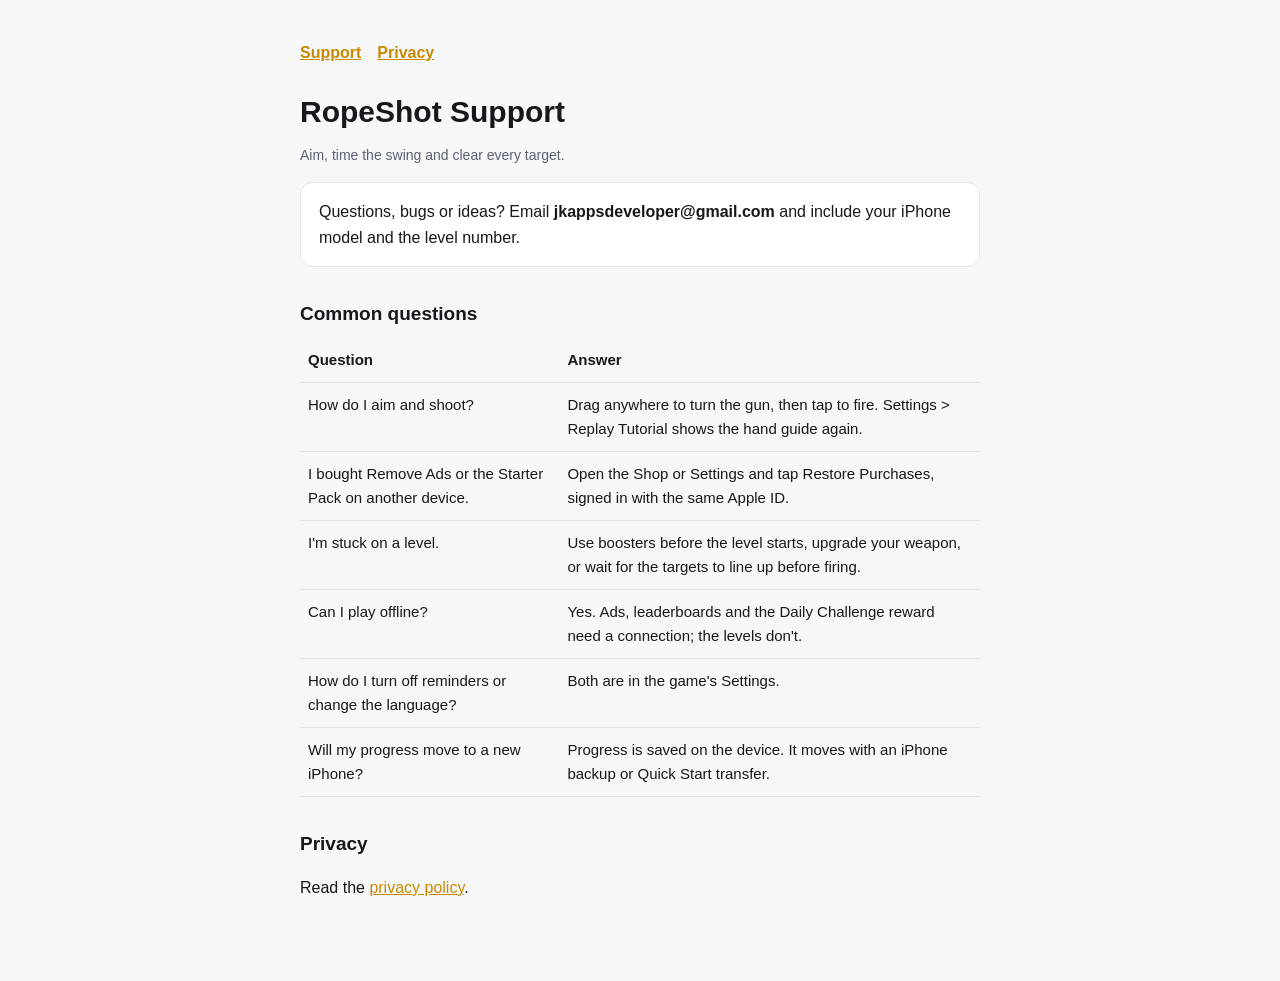
<file: index.html>
<!doctype html>
<html lang="en">
<head>
<meta charset="utf-8">
<meta name="viewport" content="width=device-width, initial-scale=1">
<title>RopeShot Support</title>
<link rel="stylesheet" href="style.css">
</head>
<body>
<main>
<nav><a href="index.html">Support</a><a href="privacy.html">Privacy</a></nav>
<h1>RopeShot Support</h1>
<p class="muted">Aim, time the swing and clear every target.</p>

<div class="card">Questions, bugs or ideas? Email <strong>jkappsdeveloper@gmail.com</strong> and include your iPhone model and the level number.</div>

<h2>Common questions</h2>
<div class="wrap"><table>
<tr><th>Question</th><th>Answer</th></tr>
<tr><td>How do I aim and shoot?</td><td>Drag anywhere to turn the gun, then tap to fire. Settings &gt; Replay Tutorial shows the hand guide again.</td></tr>
<tr><td>I bought Remove Ads or the Starter Pack on another device.</td><td>Open the Shop or Settings and tap Restore Purchases, signed in with the same Apple ID.</td></tr>
<tr><td>I'm stuck on a level.</td><td>Use boosters before the level starts, upgrade your weapon, or wait for the targets to line up before firing.</td></tr>
<tr><td>Can I play offline?</td><td>Yes. Ads, leaderboards and the Daily Challenge reward need a connection; the levels don't.</td></tr>
<tr><td>How do I turn off reminders or change the language?</td><td>Both are in the game's Settings.</td></tr>
<tr><td>Will my progress move to a new iPhone?</td><td>Progress is saved on the device. It moves with an iPhone backup or Quick Start transfer.</td></tr>
</table></div>

<h2>Privacy</h2>
<p>Read the <a href="privacy.html">privacy policy</a>.</p>
</main>
</body>
</html>
</file>
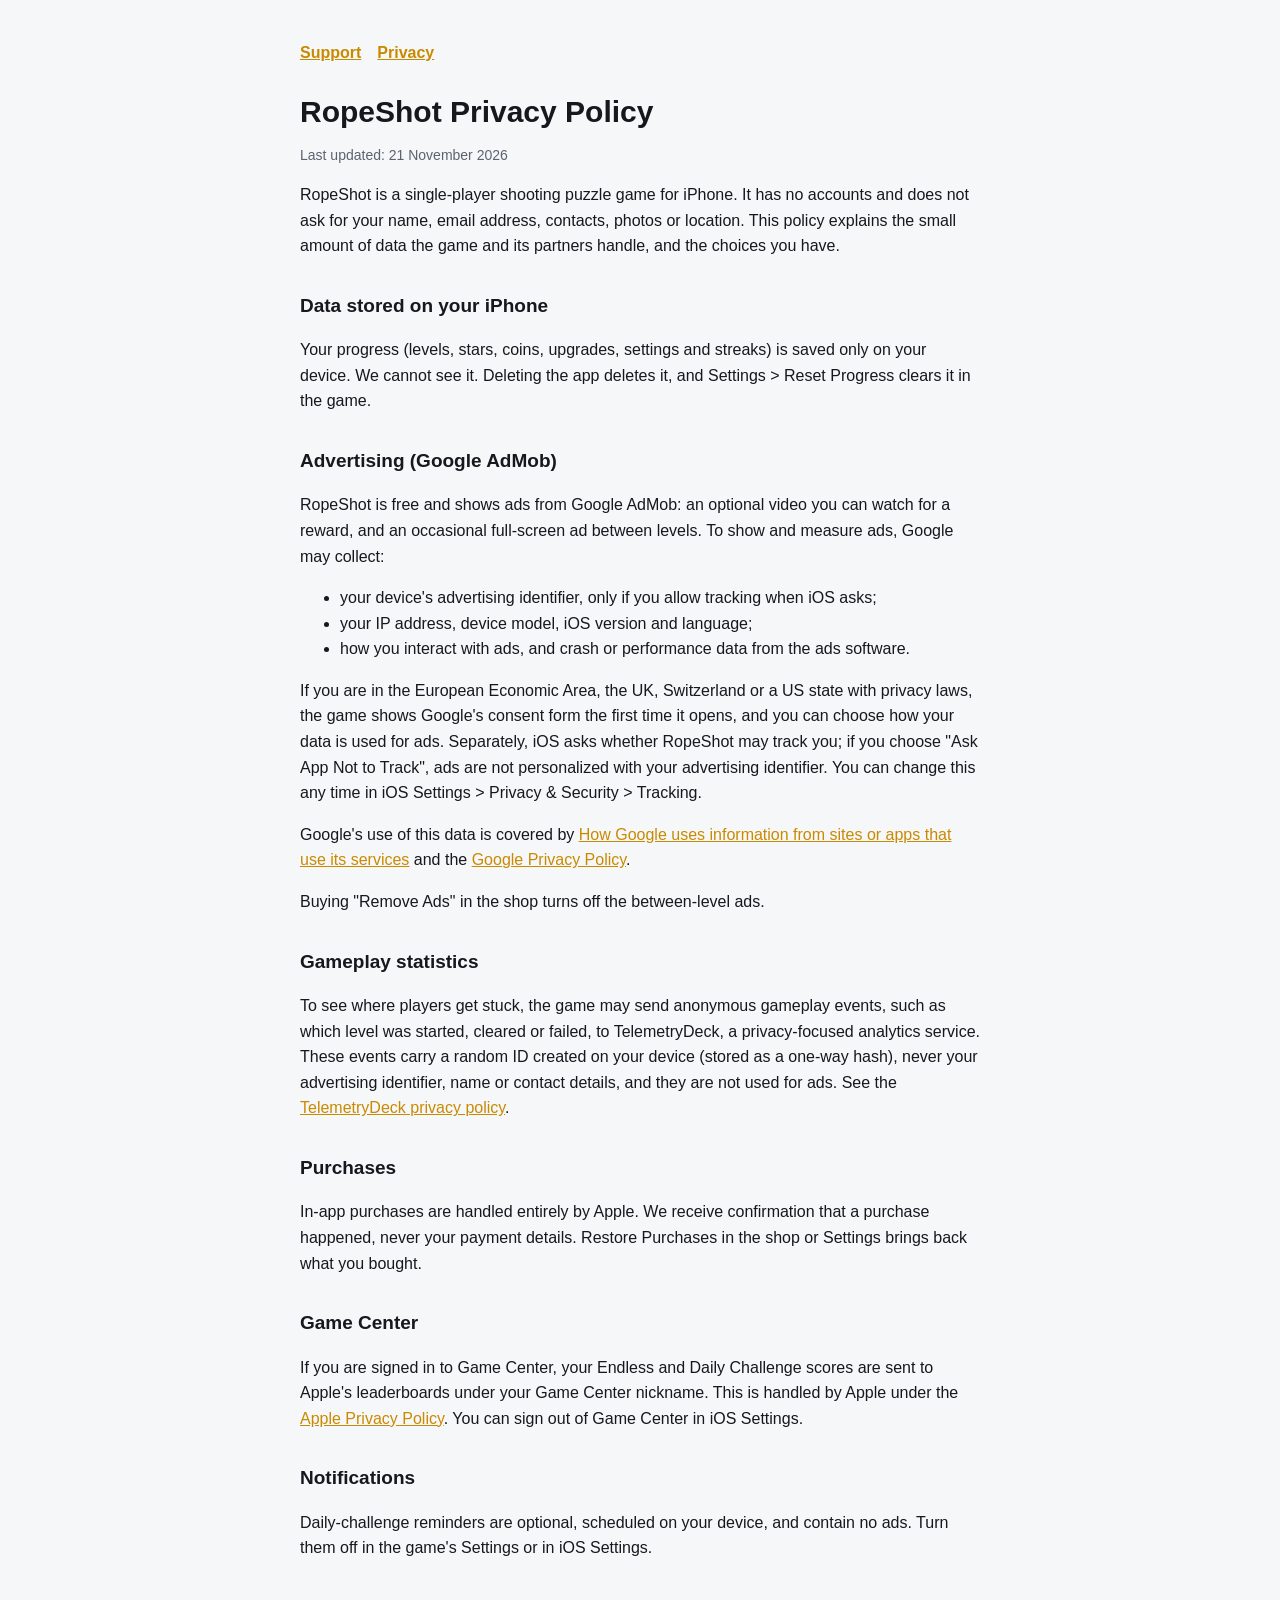
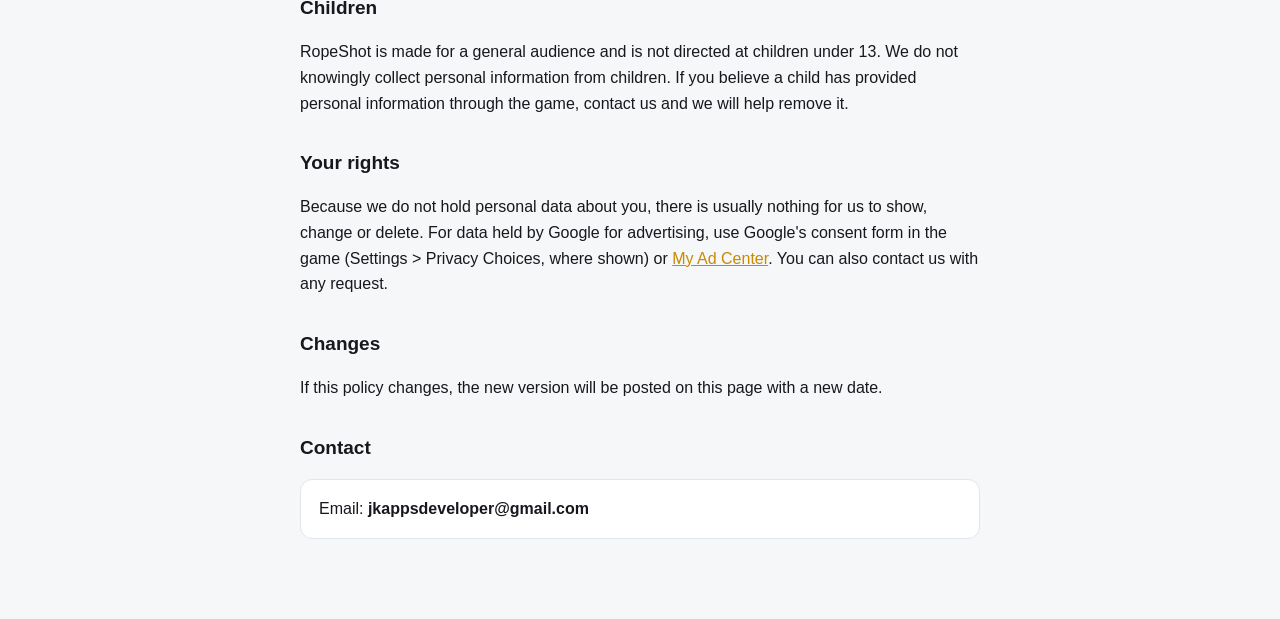
<file: privacy.html>
<!doctype html>
<html lang="en">
<head>
<meta charset="utf-8">
<meta name="viewport" content="width=device-width, initial-scale=1">
<title>RopeShot Privacy Policy</title>
<link rel="stylesheet" href="style.css">
</head>
<body>
<main>
<nav><a href="index.html">Support</a><a href="privacy.html">Privacy</a></nav>
<h1>RopeShot Privacy Policy</h1>
<p class="updated">Last updated: 21 November 2026</p>

<p>RopeShot is a single-player shooting puzzle game for iPhone. It has no accounts and does not ask for your name,
email address, contacts, photos or location. This policy explains the small amount of data the game and its
partners handle, and the choices you have.</p>

<h2>Data stored on your iPhone</h2>
<p>Your progress (levels, stars, coins, upgrades, settings and streaks) is saved only on your device. We cannot see it.
Deleting the app deletes it, and Settings &gt; Reset Progress clears it in the game.</p>

<h2>Advertising (Google AdMob)</h2>
<p>RopeShot is free and shows ads from Google AdMob: an optional video you can watch for a reward, and an occasional
full-screen ad between levels. To show and measure ads, Google may collect:</p>
<ul>
<li>your device's advertising identifier, only if you allow tracking when iOS asks;</li>
<li>your IP address, device model, iOS version and language;</li>
<li>how you interact with ads, and crash or performance data from the ads software.</li>
</ul>
<p>If you are in the European Economic Area, the UK, Switzerland or a US state with privacy laws, the game shows
Google's consent form the first time it opens, and you can choose how your data is used for ads. Separately, iOS asks
whether RopeShot may track you; if you choose "Ask App Not to Track", ads are not personalized with your advertising
identifier. You can change this any time in iOS Settings &gt; Privacy &amp; Security &gt; Tracking.</p>
<p>Google's use of this data is covered by
<a href="https://policies.google.com/technologies/partner-sites">How Google uses information from sites or apps that use its services</a>
and the <a href="https://policies.google.com/privacy">Google Privacy Policy</a>.</p>
<p>Buying "Remove Ads" in the shop turns off the between-level ads.</p>

<h2>Gameplay statistics</h2>
<p>To see where players get stuck, the game may send anonymous gameplay events, such as which level was started, cleared
or failed, to TelemetryDeck, a privacy-focused analytics service. These events carry a random ID created on your device
(stored as a one-way hash), never your advertising identifier, name or contact details, and they are not used for ads.
See the <a href="https://telemetrydeck.com/privacy/">TelemetryDeck privacy policy</a>.</p>

<h2>Purchases</h2>
<p>In-app purchases are handled entirely by Apple. We receive confirmation that a purchase happened, never your payment
details. Restore Purchases in the shop or Settings brings back what you bought.</p>

<h2>Game Center</h2>
<p>If you are signed in to Game Center, your Endless and Daily Challenge scores are sent to Apple's leaderboards under
your Game Center nickname. This is handled by Apple under the
<a href="https://www.apple.com/legal/privacy/">Apple Privacy Policy</a>. You can sign out of Game Center in iOS Settings.</p>

<h2>Notifications</h2>
<p>Daily-challenge reminders are optional, scheduled on your device, and contain no ads. Turn them off in the game's
Settings or in iOS Settings.</p>

<h2>Children</h2>
<p>RopeShot is made for a general audience and is not directed at children under 13. We do not knowingly collect personal
information from children. If you believe a child has provided personal information through the game, contact us
and we will help remove it.</p>

<h2>Your rights</h2>
<p>Because we do not hold personal data about you, there is usually nothing for us to show, change or delete. For data
held by Google for advertising, use Google's consent form in the game (Settings &gt; Privacy Choices, where shown) or
<a href="https://myadcenter.google.com/">My Ad Center</a>. You can also contact us with any request.</p>

<h2>Changes</h2>
<p>If this policy changes, the new version will be posted on this page with a new date.</p>

<h2>Contact</h2>
<div class="card">Email: <strong>jkappsdeveloper@gmail.com</strong></div>
</main>
</body>
</html>
</file>
<file: style.css>
:root { --bg: #f6f7f9; --fg: #16181d; --muted: #5b6270; --accent: #c98a00; --card: #ffffff; --line: #e2e5ea; }
@media (prefers-color-scheme: dark) { :root { --bg: #0b0f16; --fg: #eef1f6; --muted: #9aa3b2; --accent: #ffc400; --card: #141a24; --line: #232b38; } }
* { box-sizing: border-box; }
body { margin: 0; background: var(--bg); color: var(--fg); font: 16px/1.6 -apple-system, BlinkMacSystemFont, "Segoe UI", Roboto, sans-serif; }
main { max-width: 720px; margin: 0 auto; padding: 40px 20px 64px; }
h1 { font-size: 30px; line-height: 1.2; margin: 0 0 4px; }
h2 { font-size: 19px; margin: 32px 0 8px; }
.updated, .muted { color: var(--muted); font-size: 14px; }
a { color: var(--accent); }
nav { display: flex; gap: 16px; margin-bottom: 28px; font-weight: 600; }
table { border-collapse: collapse; width: 100%; font-size: 15px; }
th, td { text-align: left; vertical-align: top; padding: 10px 8px; border-bottom: 1px solid var(--line); }
.card { background: var(--card); border: 1px solid var(--line); border-radius: 12px; padding: 16px 18px; margin: 16px 0; }
.wrap { overflow-x: auto; }
</file>
